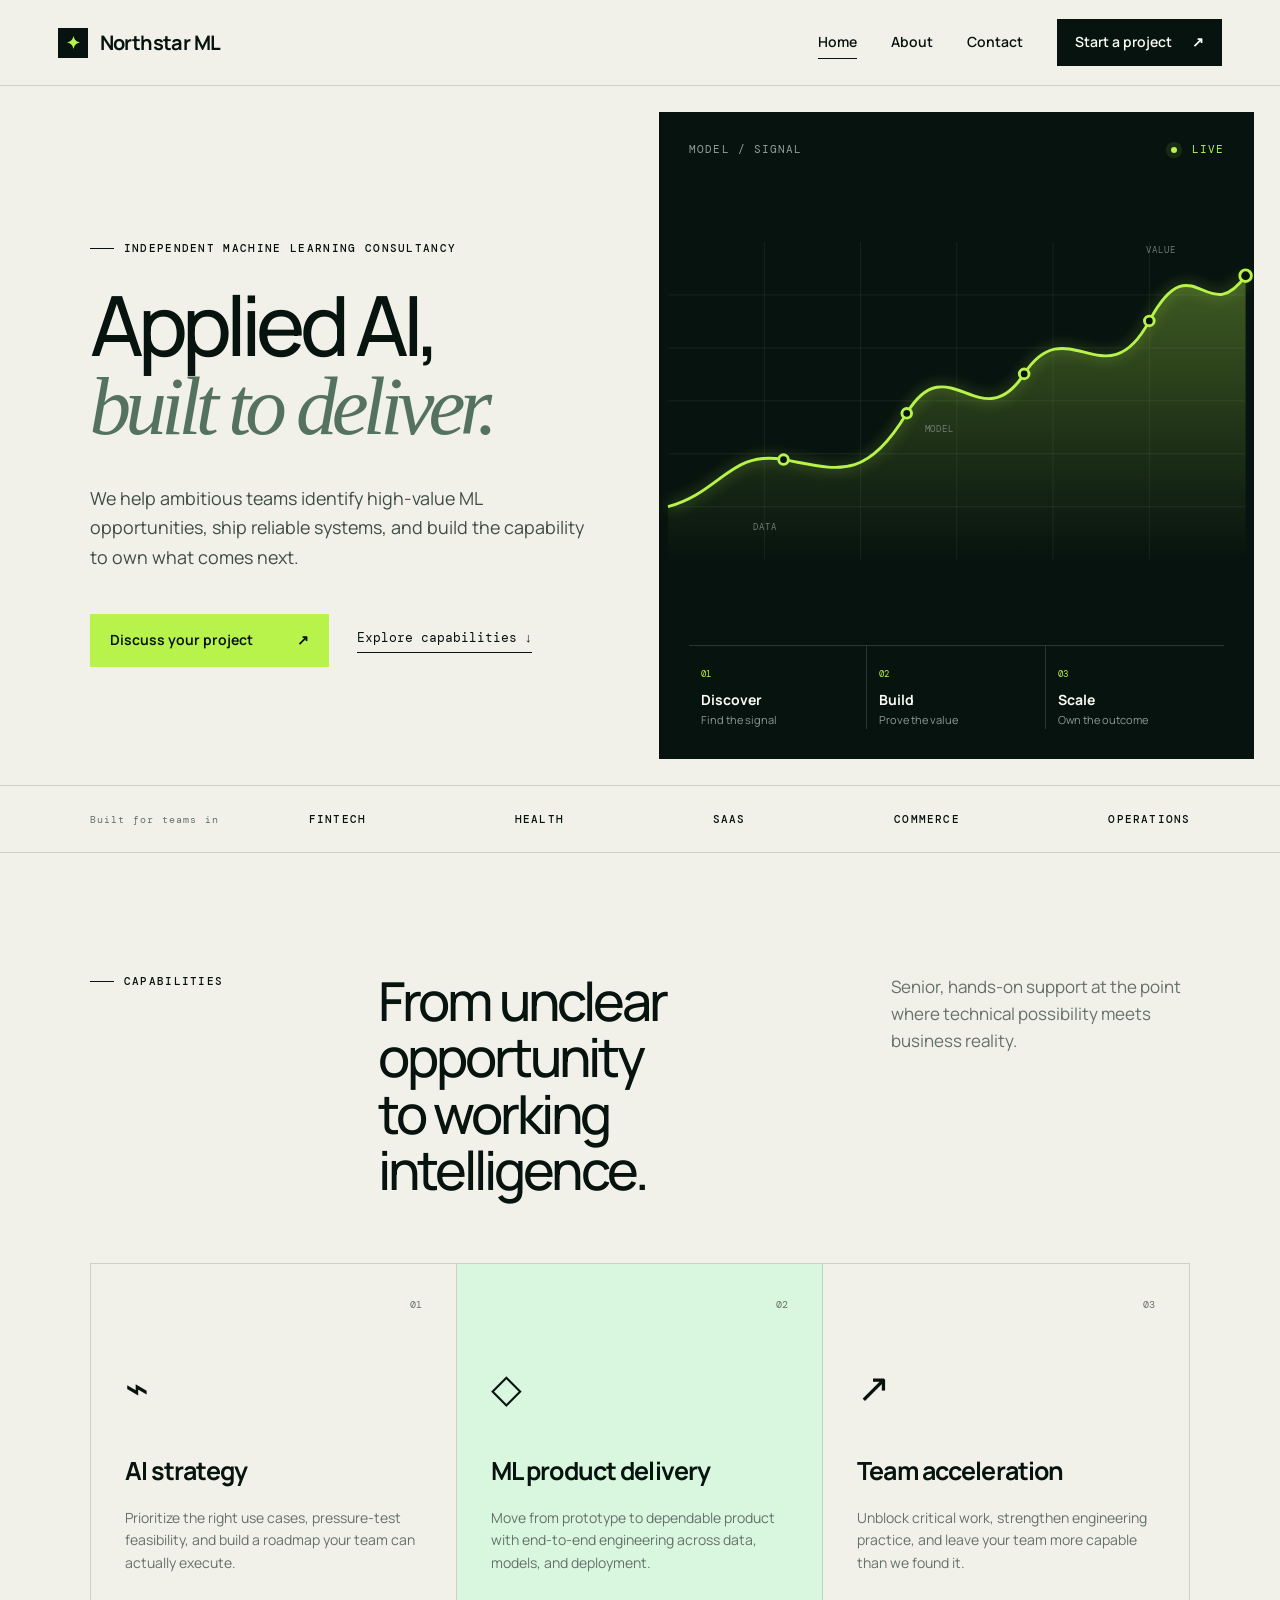
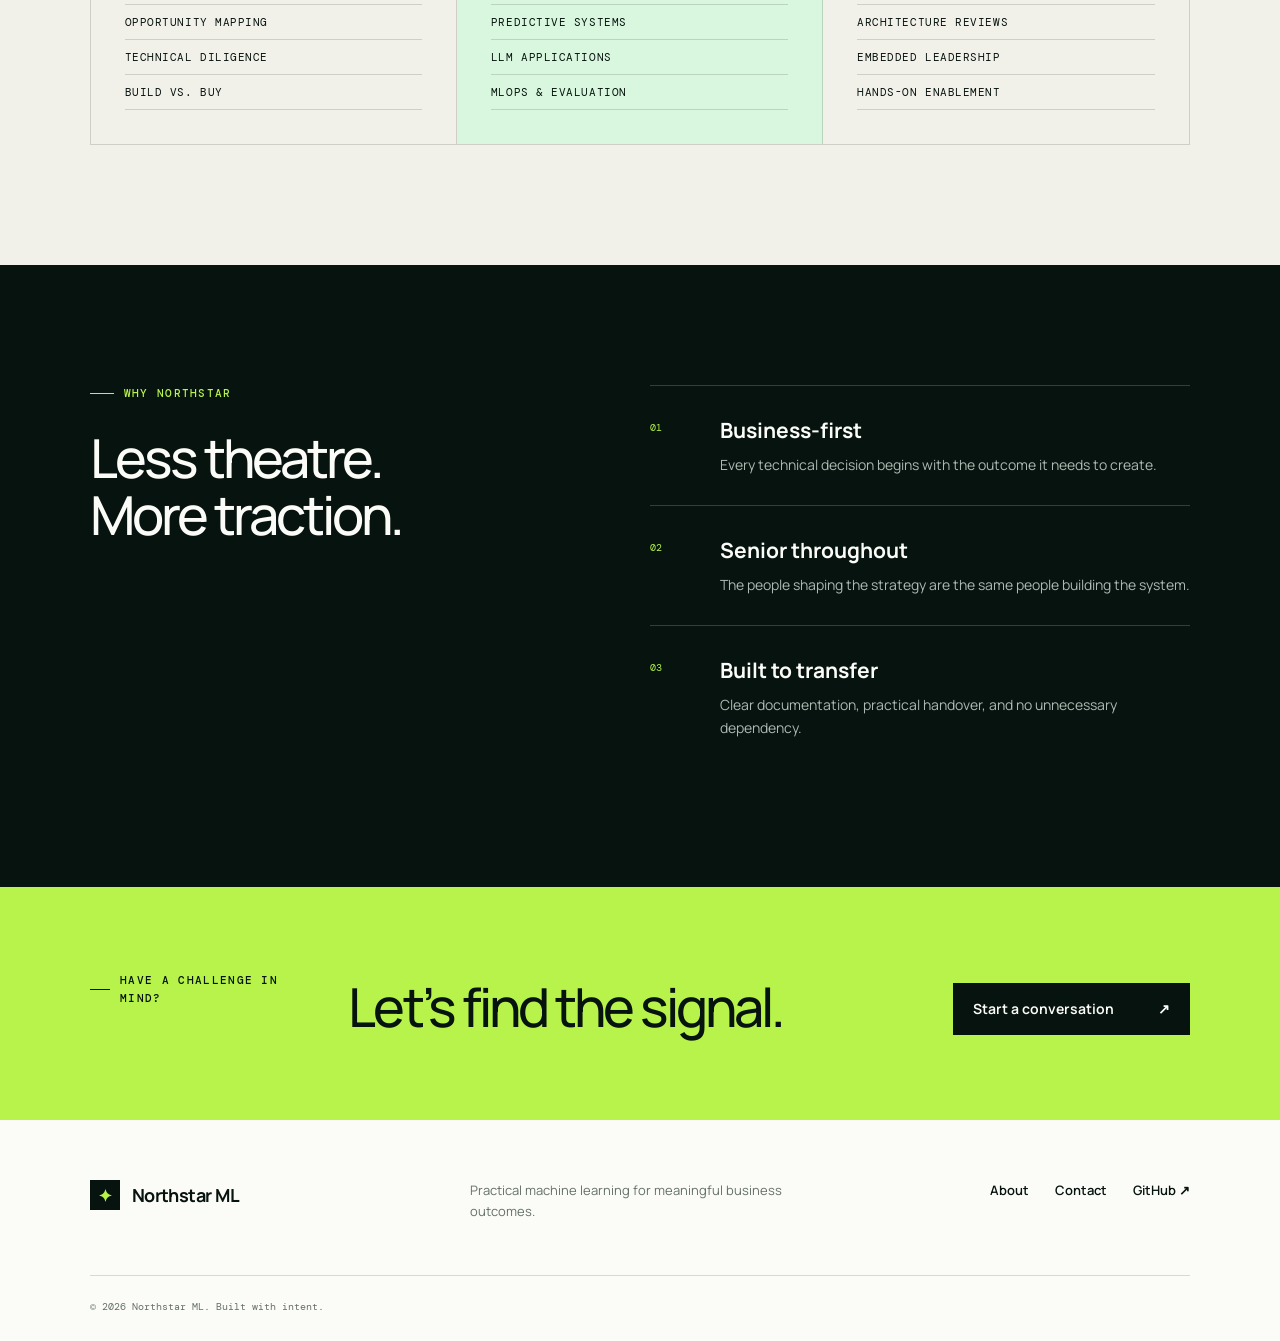
<file: index.html>
<!doctype html>
<html lang="en">
<head>
  <meta charset="utf-8">
  <meta name="viewport" content="width=device-width, initial-scale=1">
  <meta name="description" content="Northstar ML helps companies turn machine learning opportunities into dependable products and measurable business outcomes.">
  <meta name="theme-color" content="#07130f">
  <title>Northstar ML — Applied AI, built to deliver</title>
  <link rel="preconnect" href="https://fonts.googleapis.com">
  <link rel="preconnect" href="https://fonts.gstatic.com" crossorigin>
  <link href="https://fonts.googleapis.com/css2?family=DM+Mono:wght@400;500&family=Manrope:wght@400;500;600;700&display=swap" rel="stylesheet">
  <link rel="stylesheet" href="styles.css">
</head>
<body>
  <header class="site-header">
    <a class="brand" href="index.html" aria-label="Northstar ML home">
      <span class="brand-mark" aria-hidden="true">✦</span>
      <span>Northstar ML</span>
    </a>
    <button class="menu-button" aria-expanded="false" aria-controls="site-nav">Menu</button>
    <nav id="site-nav" class="site-nav" aria-label="Primary navigation">
      <a class="active" href="index.html">Home</a>
      <a href="about.html">About</a>
      <a href="contact.html">Contact</a>
      <a class="nav-cta" href="contact.html">Start a project <span>↗</span></a>
    </nav>
  </header>

  <main>
    <section class="hero">
      <div class="hero-copy reveal">
        <p class="eyebrow"><span></span> Independent machine learning consultancy</p>
        <h1>Applied AI,<br><em>built to deliver.</em></h1>
        <p class="hero-lede">We help ambitious teams identify high-value ML opportunities, ship reliable systems, and build the capability to own what comes next.</p>
        <div class="hero-actions">
          <a class="button button-primary" href="contact.html">Discuss your project <span>↗</span></a>
          <a class="text-link" href="#services">Explore capabilities <span>↓</span></a>
        </div>
      </div>
      <div class="signal-panel reveal" aria-label="Machine learning project lifecycle visualization">
        <div class="signal-top">
          <span>MODEL / SIGNAL</span>
          <span class="live"><i></i> LIVE</span>
        </div>
        <div class="signal-viz" aria-hidden="true">
          <svg viewBox="0 0 600 330" role="img">
            <defs>
              <linearGradient id="area" x1="0" y1="0" x2="0" y2="1">
                <stop offset="0%" stop-color="#b7f34b" stop-opacity=".32"/>
                <stop offset="100%" stop-color="#b7f34b" stop-opacity="0"/>
              </linearGradient>
            </defs>
            <g class="grid-lines">
              <path d="M0 55H600M0 110H600M0 165H600M0 220H600M0 275H600"/>
              <path d="M100 0V330M200 0V330M300 0V330M400 0V330M500 0V330"/>
            </g>
            <path class="area" d="M0 275 C55 260 65 216 120 226 S205 250 248 178 S325 206 370 137 S455 166 500 82 S560 92 600 35 V330 H0Z"/>
            <path class="line" d="M0 275 C55 260 65 216 120 226 S205 250 248 178 S325 206 370 137 S455 166 500 82 S560 92 600 35"/>
            <g class="nodes"><circle cx="120" cy="226" r="5"/><circle cx="248" cy="178" r="5"/><circle cx="370" cy="137" r="5"/><circle cx="500" cy="82" r="5"/><circle cx="600" cy="35" r="6"/></g>
          </svg>
          <span class="chart-label label-a">DATA</span><span class="chart-label label-b">MODEL</span><span class="chart-label label-c">VALUE</span>
        </div>
        <div class="signal-stats">
          <div><span>01</span><strong>Discover</strong><small>Find the signal</small></div>
          <div><span>02</span><strong>Build</strong><small>Prove the value</small></div>
          <div><span>03</span><strong>Scale</strong><small>Own the outcome</small></div>
        </div>
      </div>
    </section>

    <section class="trust-strip" aria-label="Industries served">
      <span>Built for teams in</span>
      <div><b>FINTECH</b><b>HEALTH</b><b>SAAS</b><b>COMMERCE</b><b>OPERATIONS</b></div>
    </section>

    <section id="services" class="section services">
      <div class="section-heading reveal">
        <p class="eyebrow"><span></span> Capabilities</p>
        <h2>From unclear opportunity<br>to working intelligence.</h2>
        <p>Senior, hands-on support at the point where technical possibility meets business reality.</p>
      </div>
      <div class="service-grid">
        <article class="service-card reveal">
          <span class="service-number">01</span>
          <div class="service-icon" aria-hidden="true">⌁</div>
          <h3>AI strategy</h3>
          <p>Prioritize the right use cases, pressure-test feasibility, and build a roadmap your team can actually execute.</p>
          <ul><li>Opportunity mapping</li><li>Technical diligence</li><li>Build vs. buy</li></ul>
        </article>
        <article class="service-card featured reveal">
          <span class="service-number">02</span>
          <div class="service-icon" aria-hidden="true">◇</div>
          <h3>ML product delivery</h3>
          <p>Move from prototype to dependable product with end-to-end engineering across data, models, and deployment.</p>
          <ul><li>Predictive systems</li><li>LLM applications</li><li>MLOps & evaluation</li></ul>
        </article>
        <article class="service-card reveal">
          <span class="service-number">03</span>
          <div class="service-icon" aria-hidden="true">↗</div>
          <h3>Team acceleration</h3>
          <p>Unblock critical work, strengthen engineering practice, and leave your team more capable than we found it.</p>
          <ul><li>Architecture reviews</li><li>Embedded leadership</li><li>Hands-on enablement</li></ul>
        </article>
      </div>
    </section>

    <section class="outcomes section reveal">
      <div>
        <p class="eyebrow light"><span></span> Why Northstar</p>
        <h2>Less theatre.<br>More traction.</h2>
      </div>
      <div class="outcome-list">
        <article><strong>01</strong><div><h3>Business-first</h3><p>Every technical decision begins with the outcome it needs to create.</p></div></article>
        <article><strong>02</strong><div><h3>Senior throughout</h3><p>The people shaping the strategy are the same people building the system.</p></div></article>
        <article><strong>03</strong><div><h3>Built to transfer</h3><p>Clear documentation, practical handover, and no unnecessary dependency.</p></div></article>
      </div>
    </section>

    <section class="cta-band reveal">
      <p class="eyebrow"><span></span> Have a challenge in mind?</p>
      <h2>Let’s find the signal.</h2>
      <a class="button button-dark" href="contact.html">Start a conversation <span>↗</span></a>
    </section>
  </main>

  <footer class="site-footer">
    <a class="brand footer-brand" href="index.html"><span class="brand-mark">✦</span><span>Northstar ML</span></a>
    <p>Practical machine learning for meaningful business outcomes.</p>
    <div class="footer-links"><a href="about.html">About</a><a href="contact.html">Contact</a><a href="https://github.com/CookieBoi09" target="_blank" rel="noreferrer">GitHub ↗</a></div>
    <small>© <span id="year"></span> Northstar ML. Built with intent.</small>
  </footer>
  <script src="script.js"></script>
</body>
</html>
</file>
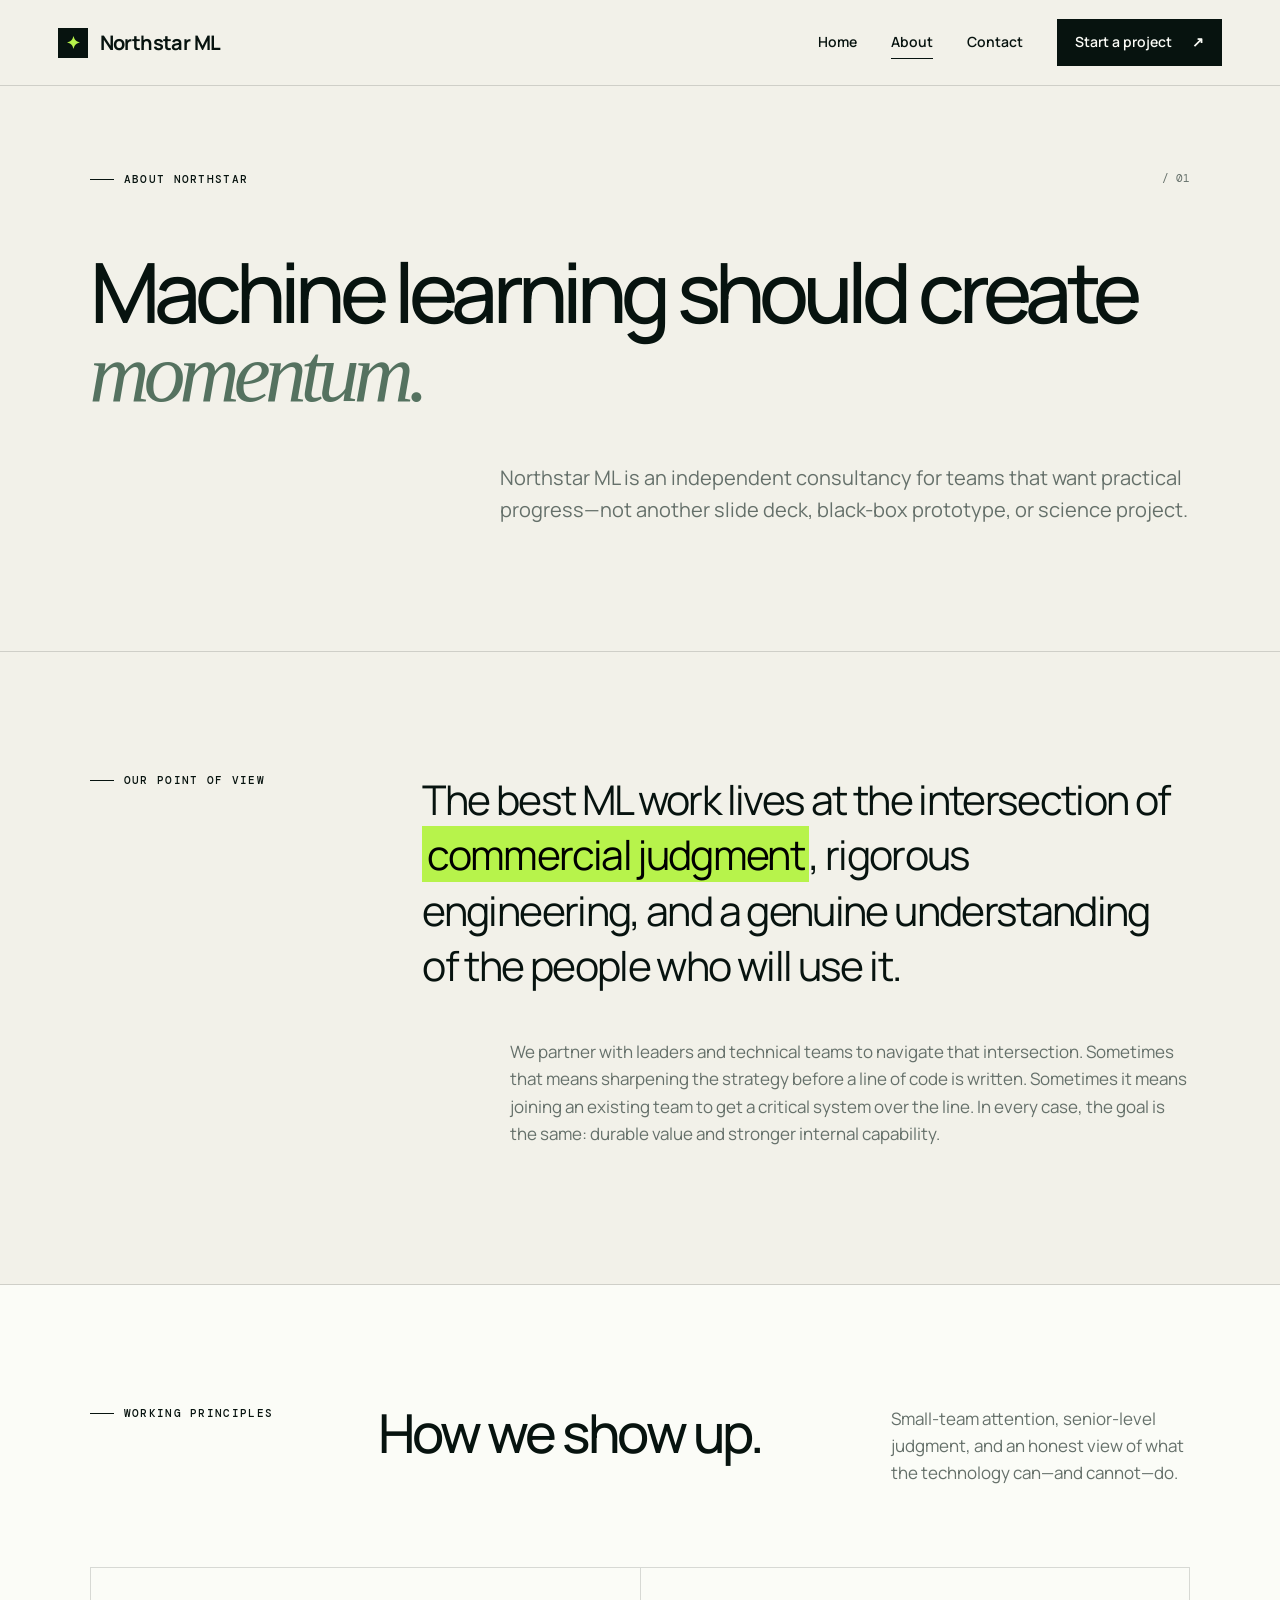
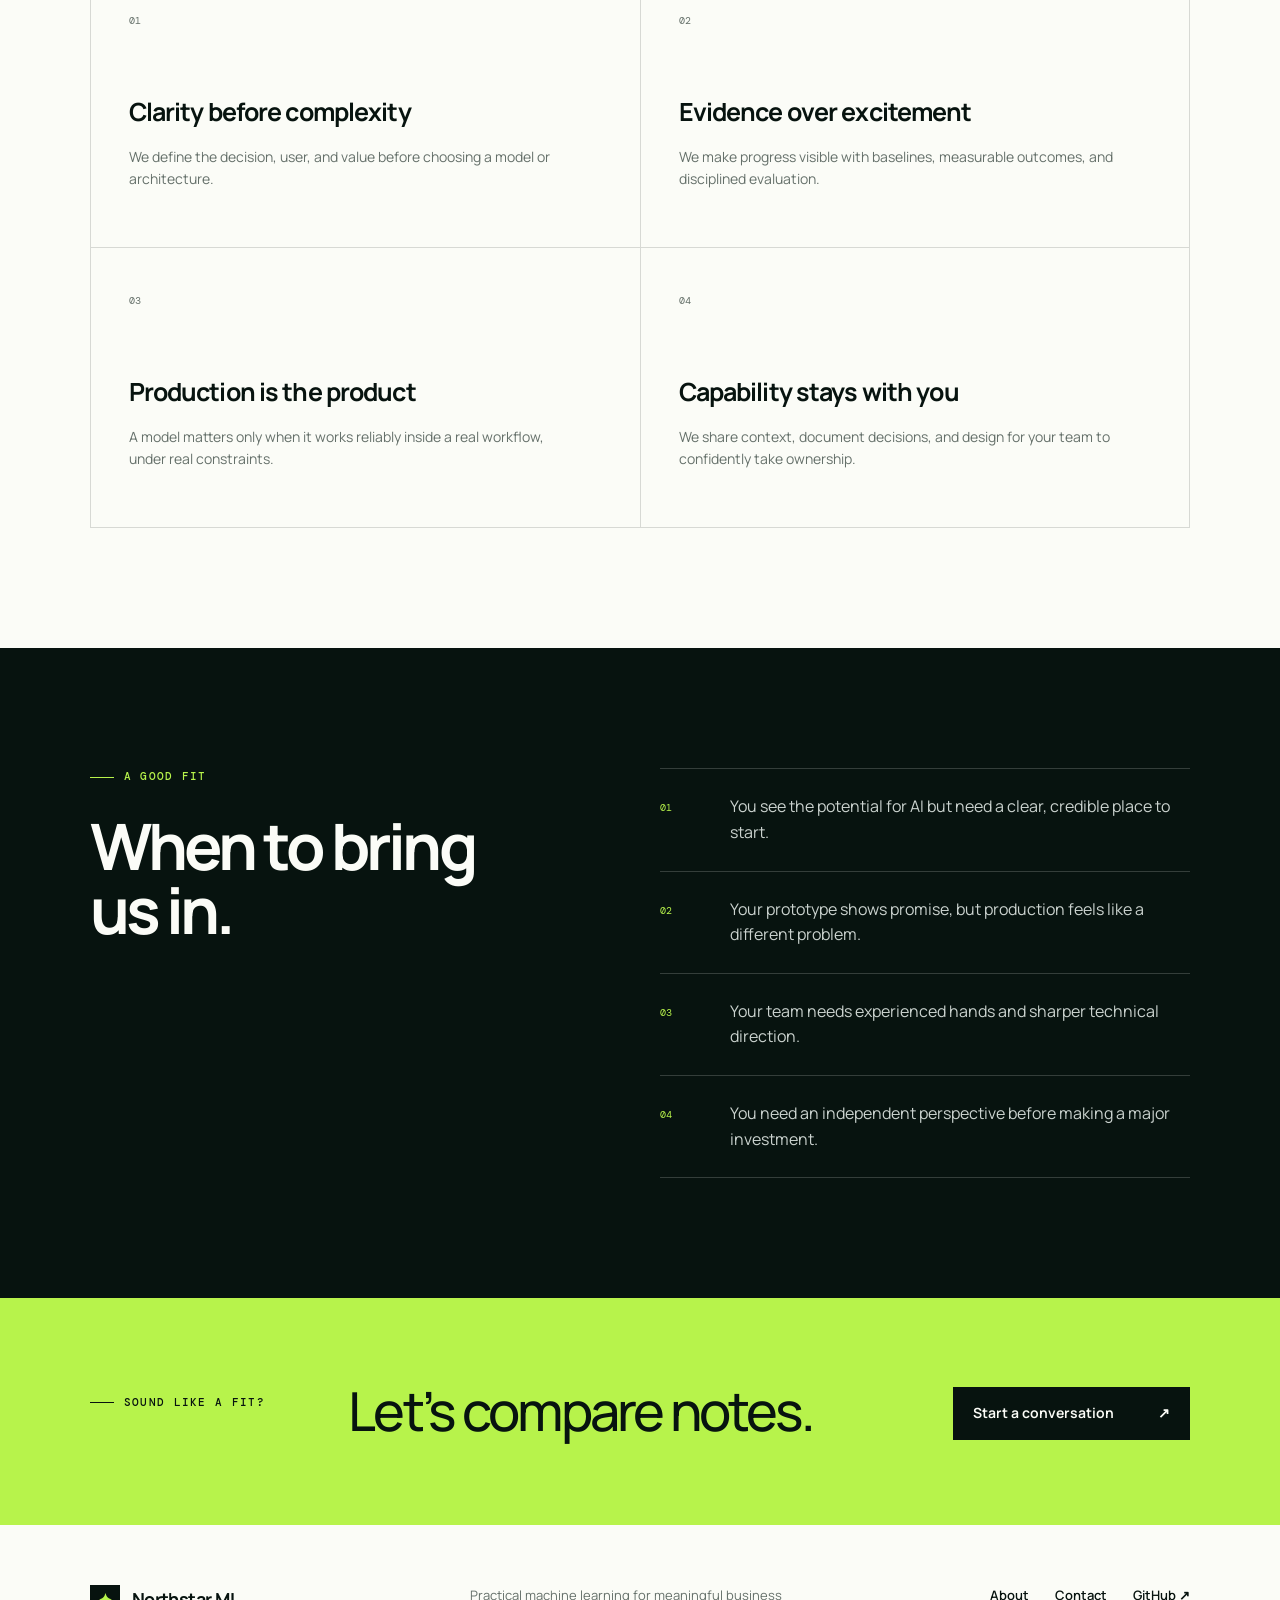
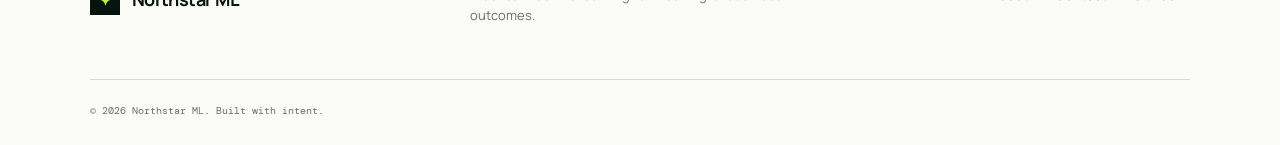
<file: about.html>
<!doctype html>
<html lang="en">
<head>
  <meta charset="utf-8">
  <meta name="viewport" content="width=device-width, initial-scale=1">
  <meta name="description" content="Learn how Northstar ML partners with teams to build practical, reliable machine learning products.">
  <meta name="theme-color" content="#07130f">
  <title>About — Northstar ML</title>
  <link rel="preconnect" href="https://fonts.googleapis.com">
  <link rel="preconnect" href="https://fonts.gstatic.com" crossorigin>
  <link href="https://fonts.googleapis.com/css2?family=DM+Mono:wght@400;500&family=Manrope:wght@400;500;600;700&display=swap" rel="stylesheet">
  <link rel="stylesheet" href="styles.css">
</head>
<body>
  <header class="site-header">
    <a class="brand" href="index.html" aria-label="Northstar ML home"><span class="brand-mark" aria-hidden="true">✦</span><span>Northstar ML</span></a>
    <button class="menu-button" aria-expanded="false" aria-controls="site-nav">Menu</button>
    <nav id="site-nav" class="site-nav" aria-label="Primary navigation">
      <a href="index.html">Home</a><a class="active" href="about.html">About</a><a href="contact.html">Contact</a>
      <a class="nav-cta" href="contact.html">Start a project <span>↗</span></a>
    </nav>
  </header>
  <main>
    <section class="page-hero about-hero">
      <div class="page-kicker reveal"><p class="eyebrow"><span></span> About Northstar</p><span class="page-index">/ 01</span></div>
      <h1 class="reveal">Machine learning should create <em>momentum.</em></h1>
      <p class="page-intro reveal">Northstar ML is an independent consultancy for teams that want practical progress—not another slide deck, black-box prototype, or science project.</p>
    </section>

    <section class="about-manifesto section">
      <div class="manifesto-label reveal"><p class="eyebrow"><span></span> Our point of view</p></div>
      <div class="manifesto-copy reveal">
        <p class="large-copy">The best ML work lives at the intersection of <mark>commercial judgment</mark>, rigorous engineering, and a genuine understanding of the people who will use it.</p>
        <p>We partner with leaders and technical teams to navigate that intersection. Sometimes that means sharpening the strategy before a line of code is written. Sometimes it means joining an existing team to get a critical system over the line. In every case, the goal is the same: durable value and stronger internal capability.</p>
      </div>
    </section>

    <section class="principles-section section">
      <div class="section-heading reveal">
        <p class="eyebrow"><span></span> Working principles</p>
        <h2>How we show up.</h2>
        <p>Small-team attention, senior-level judgment, and an honest view of what the technology can—and cannot—do.</p>
      </div>
      <div class="principles-grid">
        <article class="principle reveal"><span>01</span><h3>Clarity before complexity</h3><p>We define the decision, user, and value before choosing a model or architecture.</p></article>
        <article class="principle reveal"><span>02</span><h3>Evidence over excitement</h3><p>We make progress visible with baselines, measurable outcomes, and disciplined evaluation.</p></article>
        <article class="principle reveal"><span>03</span><h3>Production is the product</h3><p>A model matters only when it works reliably inside a real workflow, under real constraints.</p></article>
        <article class="principle reveal"><span>04</span><h3>Capability stays with you</h3><p>We share context, document decisions, and design for your team to confidently take ownership.</p></article>
      </div>
    </section>

    <section class="fit-section section">
      <div class="fit-intro reveal"><p class="eyebrow light"><span></span> A good fit</p><h2>When to bring<br>us in.</h2></div>
      <div class="fit-list reveal">
        <div><span>01</span><p>You see the potential for AI but need a clear, credible place to start.</p></div>
        <div><span>02</span><p>Your prototype shows promise, but production feels like a different problem.</p></div>
        <div><span>03</span><p>Your team needs experienced hands and sharper technical direction.</p></div>
        <div><span>04</span><p>You need an independent perspective before making a major investment.</p></div>
      </div>
    </section>

    <section class="cta-band reveal"><p class="eyebrow"><span></span> Sound like a fit?</p><h2>Let’s compare notes.</h2><a class="button button-dark" href="contact.html">Start a conversation <span>↗</span></a></section>
  </main>
  <footer class="site-footer">
    <a class="brand footer-brand" href="index.html"><span class="brand-mark">✦</span><span>Northstar ML</span></a>
    <p>Practical machine learning for meaningful business outcomes.</p>
    <div class="footer-links"><a href="about.html">About</a><a href="contact.html">Contact</a><a href="https://github.com/CookieBoi09" target="_blank" rel="noreferrer">GitHub ↗</a></div>
    <small>© <span id="year"></span> Northstar ML. Built with intent.</small>
  </footer>
  <script src="script.js"></script>
</body>
</html>
</file>
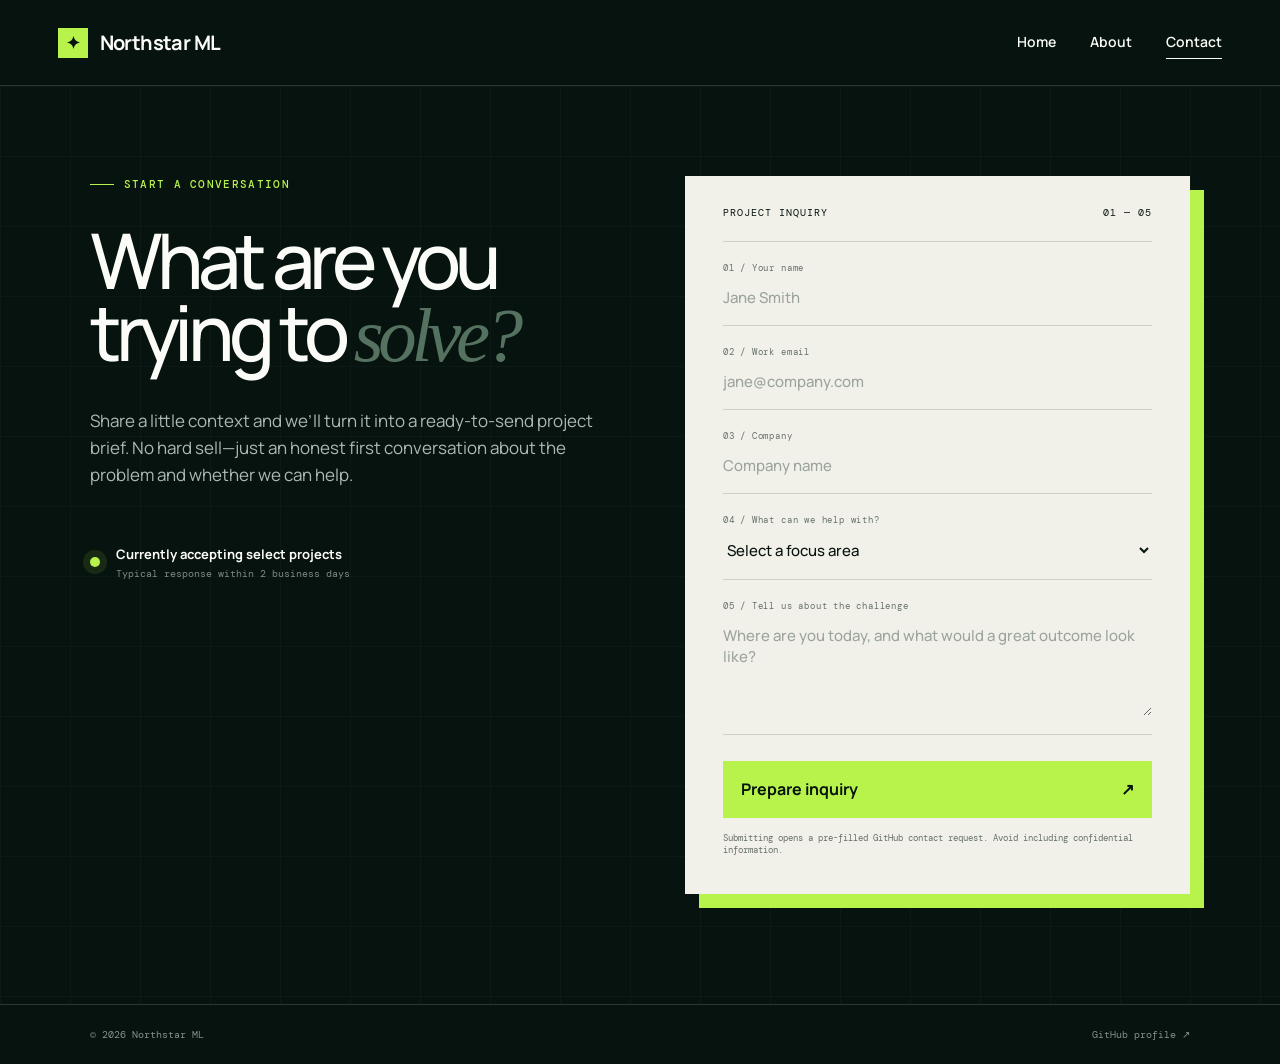
<file: contact.html>
<!doctype html>
<html lang="en">
<head>
  <meta charset="utf-8">
  <meta name="viewport" content="width=device-width, initial-scale=1">
  <meta name="description" content="Contact Northstar ML to discuss an AI strategy, machine learning product, or technical delivery challenge.">
  <meta name="theme-color" content="#07130f">
  <title>Contact — Northstar ML</title>
  <link rel="preconnect" href="https://fonts.googleapis.com">
  <link rel="preconnect" href="https://fonts.gstatic.com" crossorigin>
  <link href="https://fonts.googleapis.com/css2?family=DM+Mono:wght@400;500&family=Manrope:wght@400;500;600;700&display=swap" rel="stylesheet">
  <link rel="stylesheet" href="styles.css">
</head>
<body class="contact-page">
  <header class="site-header dark-header">
    <a class="brand" href="index.html" aria-label="Northstar ML home"><span class="brand-mark" aria-hidden="true">✦</span><span>Northstar ML</span></a>
    <button class="menu-button" aria-expanded="false" aria-controls="site-nav">Menu</button>
    <nav id="site-nav" class="site-nav" aria-label="Primary navigation">
      <a href="index.html">Home</a><a href="about.html">About</a><a class="active" href="contact.html">Contact</a>
    </nav>
  </header>
  <main class="contact-main">
    <section class="contact-intro reveal">
      <p class="eyebrow light"><span></span> Start a conversation</p>
      <h1>What are you<br>trying to <em>solve?</em></h1>
      <p>Share a little context and we’ll turn it into a ready-to-send project brief. No hard sell—just an honest first conversation about the problem and whether we can help.</p>
      <div class="availability"><i></i><span><strong>Currently accepting select projects</strong><small>Typical response within 2 business days</small></span></div>
    </section>
    <section class="contact-card reveal">
      <div class="form-top"><span>PROJECT INQUIRY</span><span>01 — 05</span></div>
      <form id="inquiry-form">
        <label><span>01 / Your name</span><input type="text" name="name" placeholder="Jane Smith" autocomplete="name" required></label>
        <label><span>02 / Work email</span><input type="email" name="email" placeholder="jane@company.com" autocomplete="email" required></label>
        <label><span>03 / Company</span><input type="text" name="company" placeholder="Company name" autocomplete="organization" required></label>
        <label><span>04 / What can we help with?</span>
          <select name="need" required><option value="" selected disabled>Select a focus area</option><option>AI strategy & roadmap</option><option>ML product delivery</option><option>LLM application</option><option>Architecture & technical review</option><option>Team acceleration</option><option>Something else</option></select>
        </label>
        <label><span>05 / Tell us about the challenge</span><textarea name="message" rows="4" placeholder="Where are you today, and what would a great outcome look like?" required></textarea></label>
        <button class="submit-button" type="submit"><span>Prepare inquiry</span><b>↗</b></button>
        <p class="form-note" id="form-note">Submitting opens a pre-filled GitHub contact request. Avoid including confidential information.</p>
      </form>
    </section>
  </main>
  <footer class="contact-footer"><span>© <span id="year"></span> Northstar ML</span><a href="https://github.com/CookieBoi09" target="_blank" rel="noreferrer">GitHub profile ↗</a></footer>
  <script src="script.js"></script>
</body>
</html>
</file>
<file: styles.css>
:root {
  --ink: #07130f;
  --paper: #f2f1e9;
  --lime: #b7f34b;
  --mint: #d9f7df;
  --white: #fbfcf7;
  --muted: #65706a;
  --line: rgba(7,19,15,.15);
  --mono: "DM Mono", monospace;
  --sans: "Manrope", sans-serif;
}
*{box-sizing:border-box}
html{scroll-behavior:smooth}
body{margin:0;background:var(--paper);color:var(--ink);font-family:var(--sans);font-size:16px;line-height:1.6;-webkit-font-smoothing:antialiased}
a{color:inherit;text-decoration:none}
button{font:inherit}
.site-header{height:86px;display:flex;align-items:center;justify-content:space-between;padding:0 4.5vw;border-bottom:1px solid var(--line);position:relative;z-index:10}
.brand{display:inline-flex;align-items:center;gap:12px;font-weight:700;letter-spacing:-.03em;font-size:20px}
.brand-mark{display:grid;place-items:center;width:30px;height:30px;background:var(--ink);color:var(--lime);font-size:17px}
.site-nav{display:flex;align-items:center;gap:34px;font-size:14px;font-weight:600}
.site-nav>a:not(.nav-cta){position:relative}
.site-nav>a:not(.nav-cta)::after{content:"";position:absolute;left:0;right:100%;bottom:-5px;height:1px;background:var(--ink);transition:right .25s ease}
.site-nav>a:hover::after,.site-nav>a.active::after{right:0}
.nav-cta{background:var(--ink);color:var(--white);padding:12px 18px;display:flex;gap:20px;transition:background .2s,color .2s}
.nav-cta:hover{background:var(--lime);color:var(--ink)}
.menu-button{display:none;background:none;border:1px solid var(--ink);padding:7px 12px}
.hero{min-height:700px;display:grid;grid-template-columns:1.03fr .97fr;border-bottom:1px solid var(--line)}
.hero-copy{padding:clamp(70px,9vw,130px) 5vw 80px 7vw;display:flex;flex-direction:column;justify-content:center}
.eyebrow{font-family:var(--mono);font-size:11px;letter-spacing:.12em;text-transform:uppercase;font-weight:500;margin:0 0 28px;display:flex;align-items:center;gap:10px}
.eyebrow span{width:24px;height:1px;background:currentColor}
h1,h2,h3,p{margin-top:0}
h1{font-size:clamp(56px,6.5vw,102px);line-height:.94;letter-spacing:-.07em;font-weight:500;margin-bottom:38px;max-width:850px}
h1 em{font-family:Georgia,serif;font-weight:400;color:#557260}
.hero-lede{font-size:clamp(17px,1.4vw,21px);line-height:1.65;max-width:640px;color:#3f4c46;margin:0 0 42px}
.hero-actions{display:flex;align-items:center;gap:28px;flex-wrap:wrap}
.button{display:inline-flex;align-items:center;justify-content:space-between;gap:44px;padding:15px 20px;font-weight:650;font-size:14px;transition:transform .2s,background .2s}
.button:hover{transform:translateY(-2px)}
.button-primary{background:var(--lime)}
.button-primary:hover{background:#c6ff5e}
.text-link{font-size:13px;font-family:var(--mono);border-bottom:1px solid;padding-bottom:3px}
.signal-panel{background:var(--ink);color:var(--white);margin:26px 26px 26px 0;padding:30px;display:flex;flex-direction:column;min-height:620px;overflow:hidden;position:relative}
.signal-top{display:flex;justify-content:space-between;font:11px var(--mono);letter-spacing:.1em;color:#91a098}
.live{color:var(--lime)}
.live i{display:inline-block;width:6px;height:6px;border-radius:50%;background:var(--lime);margin-right:7px;box-shadow:0 0 0 5px rgba(183,243,75,.1)}
.signal-viz{flex:1;display:grid;place-items:center;position:relative}
.signal-viz svg{width:108%;overflow:visible}
.grid-lines{fill:none;stroke:rgba(255,255,255,.07);stroke-width:1}
.area{fill:url(#area)}
.line{fill:none;stroke:var(--lime);stroke-width:3;filter:drop-shadow(0 0 7px rgba(183,243,75,.55))}
.nodes circle{fill:var(--ink);stroke:var(--lime);stroke-width:3}
.chart-label{position:absolute;font:9px var(--mono);letter-spacing:.1em;color:#6f7d75}.label-a{left:12%;bottom:23%}.label-b{left:44%;bottom:43%}.label-c{right:9%;top:18%}
.signal-stats{display:grid;grid-template-columns:repeat(3,1fr);border-top:1px solid rgba(255,255,255,.15)}
.signal-stats>div{padding:22px 12px 0;border-right:1px solid rgba(255,255,255,.15);display:flex;flex-direction:column}.signal-stats>div:last-child{border:0}
.signal-stats span{font:9px var(--mono);color:var(--lime);margin-bottom:9px}.signal-stats strong{font-size:14px}.signal-stats small{font-size:11px;color:#8d9b93}
.trust-strip{display:flex;align-items:center;padding:26px 7vw;border-bottom:1px solid var(--line);gap:7vw;font:10px var(--mono);letter-spacing:.12em;color:var(--muted)}
.trust-strip div{display:flex;justify-content:space-between;flex:1;gap:30px}.trust-strip b{font:500 11px var(--mono);color:var(--ink)}
.section{padding:120px 7vw}
.section-heading{display:grid;grid-template-columns:.75fr 1.5fr 1fr;gap:5vw;align-items:start;margin-bottom:64px}
.section-heading h2,.outcomes h2,.cta-band h2{font-size:clamp(40px,4.2vw,68px);line-height:1.05;letter-spacing:-.055em;font-weight:500;margin:0}
.section-heading>p:last-child{color:var(--muted);font-size:17px;max-width:420px}
.service-grid{display:grid;grid-template-columns:repeat(3,1fr);border:1px solid var(--line)}
.service-card{padding:34px;min-height:480px;border-right:1px solid var(--line);display:flex;flex-direction:column;transition:background .3s,transform .3s}.service-card:last-child{border:0}.service-card:hover{background:var(--white);transform:translateY(-5px)}
.service-card.featured{background:var(--mint)}
.service-number{font:10px var(--mono);color:var(--muted);align-self:flex-end}
.service-icon{font-size:40px;margin:44px 0 32px}
.service-card h3{font-size:25px;letter-spacing:-.035em;margin-bottom:16px}
.service-card p{color:var(--muted);font-size:14px}
.service-card ul{list-style:none;padding:0;margin:auto 0 0;border-top:1px solid var(--line)}
.service-card li{font:11px var(--mono);padding:10px 0;border-bottom:1px solid var(--line);text-transform:uppercase;letter-spacing:.05em}
.outcomes{background:var(--ink);color:var(--white);display:grid;grid-template-columns:1fr 1.25fr;gap:10vw}
.eyebrow.light{color:var(--lime)}
.outcome-list article{display:grid;grid-template-columns:45px 1fr;gap:25px;padding:28px 0;border-top:1px solid rgba(255,255,255,.18)}
.outcome-list strong{font:10px var(--mono);color:var(--lime);padding-top:7px}.outcome-list h3{font-size:21px;margin-bottom:7px}.outcome-list p{color:#aeb9b3;margin:0;font-size:14px;max-width:470px}
.cta-band{background:var(--lime);padding:85px 7vw;display:grid;grid-template-columns:.6fr 1.6fr auto;align-items:end;gap:4vw}
.button-dark{background:var(--ink);color:var(--white)}
.site-footer{padding:60px 7vw 28px;background:var(--white);display:grid;grid-template-columns:1fr 1fr 1fr;gap:40px;align-items:start}
.footer-brand{font-size:18px}.site-footer>p{color:var(--muted);max-width:320px;font-size:13px}.footer-links{display:flex;justify-content:flex-end;gap:26px;font-size:13px;font-weight:600}.site-footer small{grid-column:1/-1;border-top:1px solid var(--line);padding-top:24px;color:var(--muted);font:10px var(--mono)}
.reveal{opacity:0;transform:translateY(18px);transition:opacity .7s ease,transform .7s ease}.reveal.visible{opacity:1;transform:none}
.page-hero{padding:85px 7vw 105px;border-bottom:1px solid var(--line)}
.page-kicker{display:flex;justify-content:space-between}.page-index{font:11px var(--mono);color:var(--muted)}
.page-hero h1{max-width:1120px;margin:35px 0 50px}.page-intro{font-size:20px;max-width:690px;margin-left:auto;color:var(--muted)}
.about-manifesto{display:grid;grid-template-columns:.75fr 2.25fr;gap:6vw;border-bottom:1px solid var(--line)}
.manifesto-copy{max-width:900px}.large-copy{font-size:clamp(29px,3.2vw,48px);line-height:1.35;letter-spacing:-.04em;margin-bottom:45px}.large-copy mark{background:var(--lime);padding:0 .12em}.manifesto-copy>p:last-child{font-size:17px;color:var(--muted);max-width:680px;margin-left:auto}
.principles-section{background:var(--white)}
.principles-grid{display:grid;grid-template-columns:repeat(2,1fr);border-top:1px solid var(--line);border-left:1px solid var(--line)}
.principle{padding:38px;min-height:280px;border-right:1px solid var(--line);border-bottom:1px solid var(--line)}.principle span{font:10px var(--mono);color:var(--muted)}.principle h3{font-size:25px;letter-spacing:-.035em;margin:60px 0 14px}.principle p{font-size:14px;color:var(--muted);max-width:440px}
.fit-section{background:var(--ink);color:var(--white);display:grid;grid-template-columns:1fr 1.2fr;gap:10vw}.fit-intro h2{font-size:clamp(42px,5vw,72px);line-height:1;letter-spacing:-.06em}.fit-list{border-top:1px solid rgba(255,255,255,.18)}.fit-list>div{display:grid;grid-template-columns:45px 1fr;gap:25px;padding:25px 0;border-bottom:1px solid rgba(255,255,255,.18)}.fit-list span{font:10px var(--mono);color:var(--lime);padding-top:7px}.fit-list p{margin:0;color:#cad2ce;font-size:16px}
.contact-page{background:var(--ink);color:var(--white)}.dark-header{border-color:rgba(255,255,255,.15)}.dark-header .brand-mark{background:var(--lime);color:var(--ink)}.dark-header .site-nav>a::after{background:var(--white)!important}.dark-header .menu-button{color:var(--white);border-color:var(--white)}
.contact-main{min-height:calc(100vh - 150px);display:grid;grid-template-columns:1fr 1fr;gap:7vw;padding:90px 7vw 110px;background-image:linear-gradient(rgba(255,255,255,.025) 1px,transparent 1px),linear-gradient(90deg,rgba(255,255,255,.025) 1px,transparent 1px);background-size:70px 70px}
.contact-intro h1{font-size:clamp(55px,6vw,94px);margin:30px 0 35px}.contact-intro>p:not(.eyebrow){max-width:570px;color:#aeb9b3;font-size:17px}.availability{display:flex;gap:16px;align-items:center;margin-top:55px}.availability i{width:10px;height:10px;background:var(--lime);border-radius:50%;box-shadow:0 0 0 7px rgba(183,243,75,.1)}.availability span{display:flex;flex-direction:column}.availability strong{font-size:13px}.availability small{font:10px var(--mono);color:#7e8b84;margin-top:3px}
.contact-card{background:var(--paper);color:var(--ink);padding:30px 38px 38px;box-shadow:14px 14px 0 var(--lime)}.form-top{display:flex;justify-content:space-between;padding-bottom:22px;border-bottom:1px solid var(--line);font:10px var(--mono);letter-spacing:.1em}.contact-card label{display:block;padding:20px 0 10px;border-bottom:1px solid var(--line)}.contact-card label>span{display:block;font:9px var(--mono);letter-spacing:.09em;color:var(--muted);margin-bottom:6px}.contact-card input,.contact-card select,.contact-card textarea{width:100%;border:0;background:transparent;color:var(--ink);font:500 15px var(--sans);padding:7px 0;outline:0;border-radius:0}.contact-card input:focus,.contact-card select:focus,.contact-card textarea:focus{box-shadow:inset 3px 0 0 var(--lime);padding-left:12px}.contact-card textarea{resize:vertical}.contact-card ::placeholder{color:#9ca49f}.submit-button{width:100%;border:0;background:var(--lime);color:var(--ink);margin-top:26px;padding:16px 18px;font-weight:700;display:flex;justify-content:space-between;cursor:pointer;transition:background .2s,transform .2s}.submit-button:hover{background:#c6ff5e;transform:translateY(-2px)}.form-note{font:9px var(--mono);color:var(--muted);margin:14px 0 0}.contact-footer{border-top:1px solid rgba(255,255,255,.15);padding:23px 7vw;display:flex;justify-content:space-between;font:10px var(--mono);color:#85918b}
@media (prefers-reduced-motion:reduce){*{scroll-behavior:auto!important}.reveal{opacity:1;transform:none;transition:none}}
@media(max-width:900px){.hero{grid-template-columns:1fr}.hero-copy{padding:80px 7vw}.signal-panel{margin:0 5vw 50px;min-height:520px}.section-heading{grid-template-columns:1fr}.service-grid{grid-template-columns:1fr}.service-card{border-right:0;border-bottom:1px solid var(--line);min-height:380px}.outcomes,.fit-section,.contact-main{grid-template-columns:1fr}.cta-band{grid-template-columns:1fr}.site-footer{grid-template-columns:1fr 1fr}.site-footer>p{display:none}.contact-main{padding-top:75px}.contact-intro{max-width:760px}.contact-card{max-width:760px;width:100%}}
@media(max-width:680px){.site-header{height:72px;padding:0 5vw}.menu-button{display:block}.site-nav{display:none;position:absolute;top:72px;left:0;right:0;background:var(--paper);color:var(--ink);padding:24px 5vw;border-bottom:1px solid var(--line);flex-direction:column;align-items:stretch;gap:20px}.site-nav.open{display:flex}.nav-cta{justify-content:space-between}.hero{min-height:auto}h1{font-size:55px}.hero-copy{padding:70px 6vw}.signal-panel{min-height:430px;padding:20px}.signal-stats small{display:none}.trust-strip{overflow:hidden}.trust-strip>span{display:none}.trust-strip div{min-width:650px}.section{padding:85px 6vw}.section-heading{margin-bottom:42px}.cta-band{padding:70px 6vw}.site-footer{grid-template-columns:1fr}.footer-links{justify-content:flex-start;flex-wrap:wrap}.site-footer small{grid-column:auto}.page-hero{padding:65px 6vw 75px}.page-hero h1{font-size:53px}.page-intro{font-size:17px}.about-manifesto{grid-template-columns:1fr}.principles-grid{grid-template-columns:1fr}.contact-main{padding:65px 5vw 90px}.contact-intro h1{font-size:52px}.contact-card{padding:25px 22px;box-shadow:8px 8px 0 var(--lime)}.contact-footer{flex-direction:column;gap:8px}.dark-header .site-nav{background:var(--ink);color:var(--white)}}
</file>
